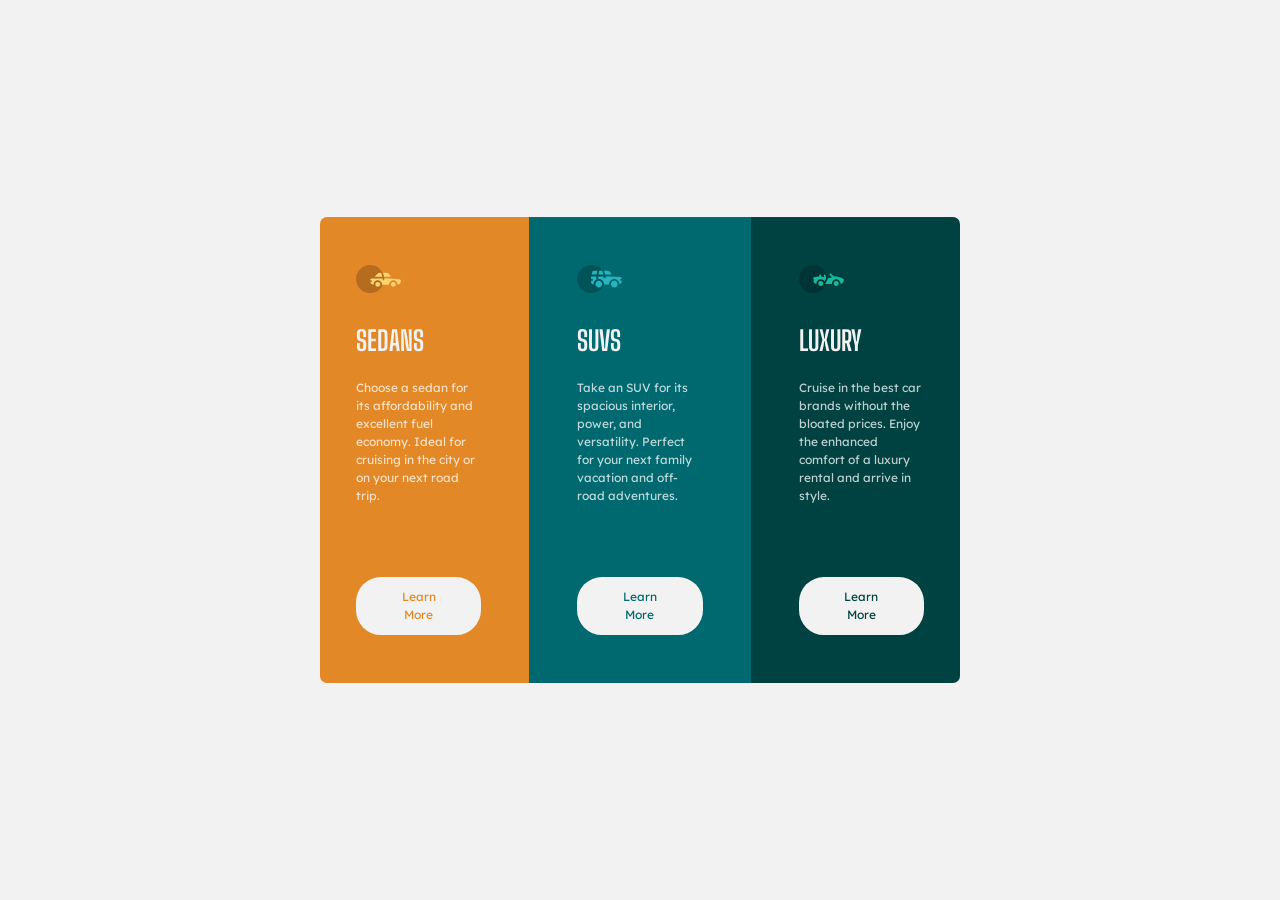
<file: 3-column-preview-card-component-main/index.html>
<!DOCTYPE html>
<html lang="en">
<head>
  <meta charset="UTF-8">
  <meta name="viewport" content="width=device-width, initial-scale=1.0"> <!-- displays site properly based on user's device -->

  <link rel="icon" type="image/png" sizes="32x32" href="./images/favicon-32x32.png">
  

  <!-- bootstrap -->
  <link href="https://cdn.jsdelivr.net/npm/bootstrap@5.0.2/dist/css/bootstrap.min.css" rel="stylesheet" integrity="sha384-EVSTQN3/azprG1Anm3QDgpJLIm9Nao0Yz1ztcQTwFspd3yD65VohhpuuCOmLASjC" crossorigin="anonymous">
  <script src="https://cdn.jsdelivr.net/npm/bootstrap@5.0.2/dist/js/bootstrap.bundle.min.js" integrity="sha384-MrcW6ZMFYlzcLA8Nl+NtUVF0sA7MsXsP1UyJoMp4YLEuNSfAP+JcXn/tWtIaxVXM" crossorigin="anonymous"></script>
  <script src="https://cdn.jsdelivr.net/npm/@popperjs/core@2.9.2/dist/umd/popper.min.js" integrity="sha384-IQsoLXl5PILFhosVNubq5LC7Qb9DXgDA9i+tQ8Zj3iwWAwPtgFTxbJ8NT4GN1R8p" crossorigin="anonymous"></script>
  <script src="https://cdn.jsdelivr.net/npm/bootstrap@5.0.2/dist/js/bootstrap.min.js" integrity="sha384-cVKIPhGWiC2Al4u+LWgxfKTRIcfu0JTxR+EQDz/bgldoEyl4H0zUF0QKbrJ0EcQF" crossorigin="anonymous"></script>

  <link rel="stylesheet" href="style.css">
  
  <!-- google fonts -->
  <link rel="preconnect" href="https://fonts.googleapis.com">
  <link rel="preconnect" href="https://fonts.gstatic.com" crossorigin>
  <link href="https://fonts.googleapis.com/css2?family=Big+Shoulders+Display:wght@700&family=Lexend+Deca&display=swap" rel="stylesheet">

  <title>Frontend Mentor | 3-column preview card component</title>

</head>
<body>
  <main>
    <div class="row">
      <div class="col-lg-4 col-md-12 col-sm-12 col-xs-12 p-5 sedans">
        <img src="images/icon-sedans.svg" alt="sedan_icon">
        <h1>SEDANS</h1>
        <p>
          Choose a sedan for its affordability and excellent fuel economy. Ideal for cruising in the city 
          or on your next road trip.
        </p>
        <button>Learn More</button>
      </div>
      
      <div class="col-lg-4 col-md-12 col-sm-12 col-xs-12 p-5 suvs">
        <img src="images/icon-suvs.svg" alt="suvs_icon">
        <h1>SUVS</h1>
        <p>Take an SUV for its spacious interior, power, and versatility. Perfect for your next family vacation 
          and off-road adventures.
        </p>
        <button>Learn More</button>
      </div>
      
      <div class="col-lg-4 col-md-12 col-sm-12 col-xs-12 p-5 luxury">
        <img src="images/icon-luxury.svg" alt="luxury_icon">
        <h1>LUXURY</h1>
        <p>
          Cruise in the best car brands without the bloated prices. Enjoy the enhanced comfort of a luxury 
          rental and arrive in style.
        </p>
        <button>Learn More</button>
      </div>
    </div>
  </main>
    
</body>
</html>
</file>
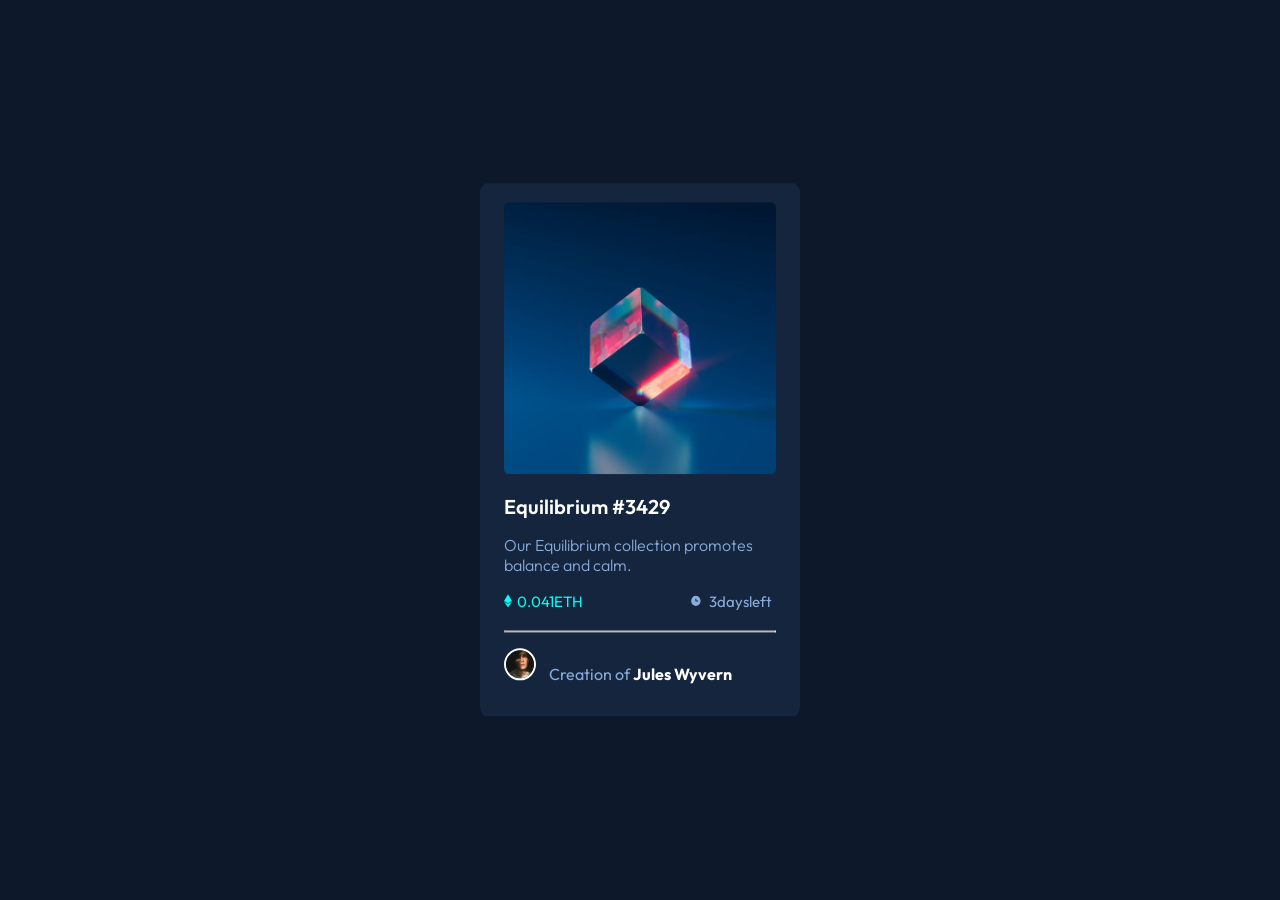
<file: nft-preview-card-component-main/index.html>
<!DOCTYPE html>
<html lang="en">
<head>
  <meta charset="UTF-8">
  <meta name="viewport" content="width=device-width, initial-scale=1.0"> <!-- displays site properly based on user's device -->

  <link rel="icon" type="image/png" sizes="32x32" href="./images/favicon-32x32.png">
  <link rel="preconnect" href="https://fonts.googleapis.com">
  <link rel="preconnect" href="https://fonts.gstatic.com" crossorigin>
  <link href="https://fonts.googleapis.com/css2?family=Outfit:wght@300;400;600&display=swap" rel="stylesheet">
  <link rel="stylesheet" href="style.css">
  <title>Frontend Mentor | NFT preview card component</title>

</head>
<body>

  <main>
    <div class="mainimg">
      <img src="images/image-equilibrium.jpg" alt="Equilibrium image" class="equimg">
      <div>
        <img src="images/icon-view.svg" alt="">
      </div>
    </div>
    <h1>
      Equilibrium #3429
    </h1> 
    <p class="description">Our Equilibrium collection promotes balance and calm.</p>
    <div class = "time">
      <img src="images/icon-ethereum.svg" alt="Icon_view" class="eth">
      <h2 class="ethh"> 0.041ETH</h2>
      <img src="images/icon-clock.svg" alt="Time_icon" class = "timeicon">
      <h2 class="timeh"> 3daysleft</h2>
    </div>
    <hr>
    <footer>
      <img src="images/image-avatar.png" alt="Avatar">
      <p>Creation of <strong>Jules Wyvern</strong></p>
    </footer>
  </main>
  
</body>
</html>
</file>
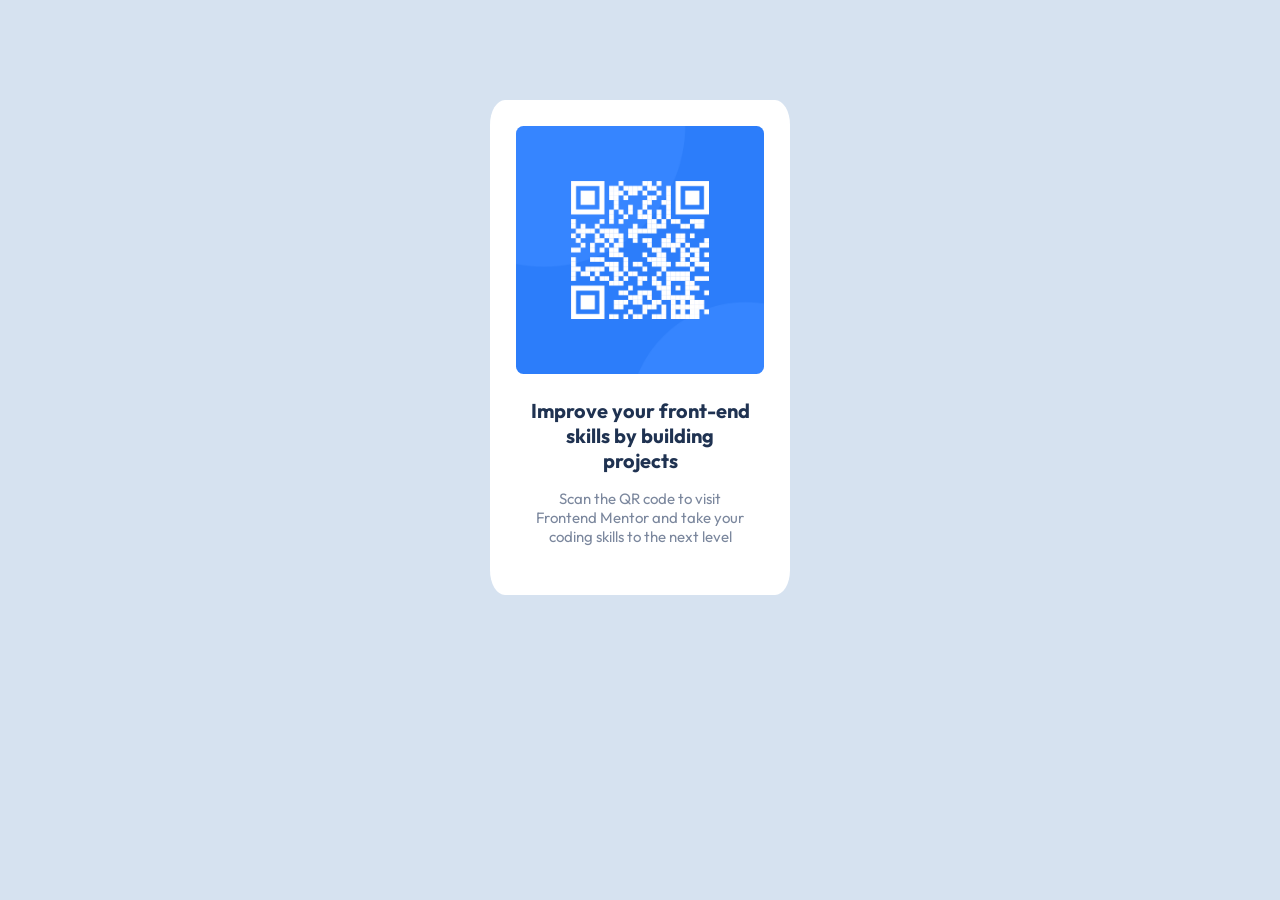
<file: qr-code-component-main/index.html>
<!DOCTYPE html>
<html lang="en">
<head>
  <meta charset="UTF-8">
  <meta name="viewport" content="width=device-width, initial-scale=1.0"> <!-- displays site properly based on user's device -->
  
  <link rel="preconnect" href="https://fonts.googleapis.com">
  <link rel="preconnect" href="https://fonts.gstatic.com" crossorigin>
  <link href="https://fonts.googleapis.com/css2?family=Outfit:wght@400;700&display=swap" rel="stylesheet">
  <link rel="icon" type="image/png" sizes="32x32" href="./images/favicon-32x32.png">
  <link rel="stylesheet" href="style.css">
  
  <title>Frontend Mentor | QR code component</title>

  
</head>
<body>
  <div class="container">
    <img src="images/image-qr-code.png" alt="qr-code">
    <div class="content">
      <h1>Improve your front-end skills by building projects</h1>
      <p>Scan the QR code to visit Frontend Mentor and take your coding skills to the next level</p>
  
    </div>

  
  </div>
  
  
  <!-- <div class="attribution">
    Challenge by <a href="https://www.frontendmentor.io?ref=challenge" target="_blank">Frontend Mentor</a>. 
    Coded by <a href="#">Your Name Here</a>.
  </div> -->
</body>
</html>
</file>
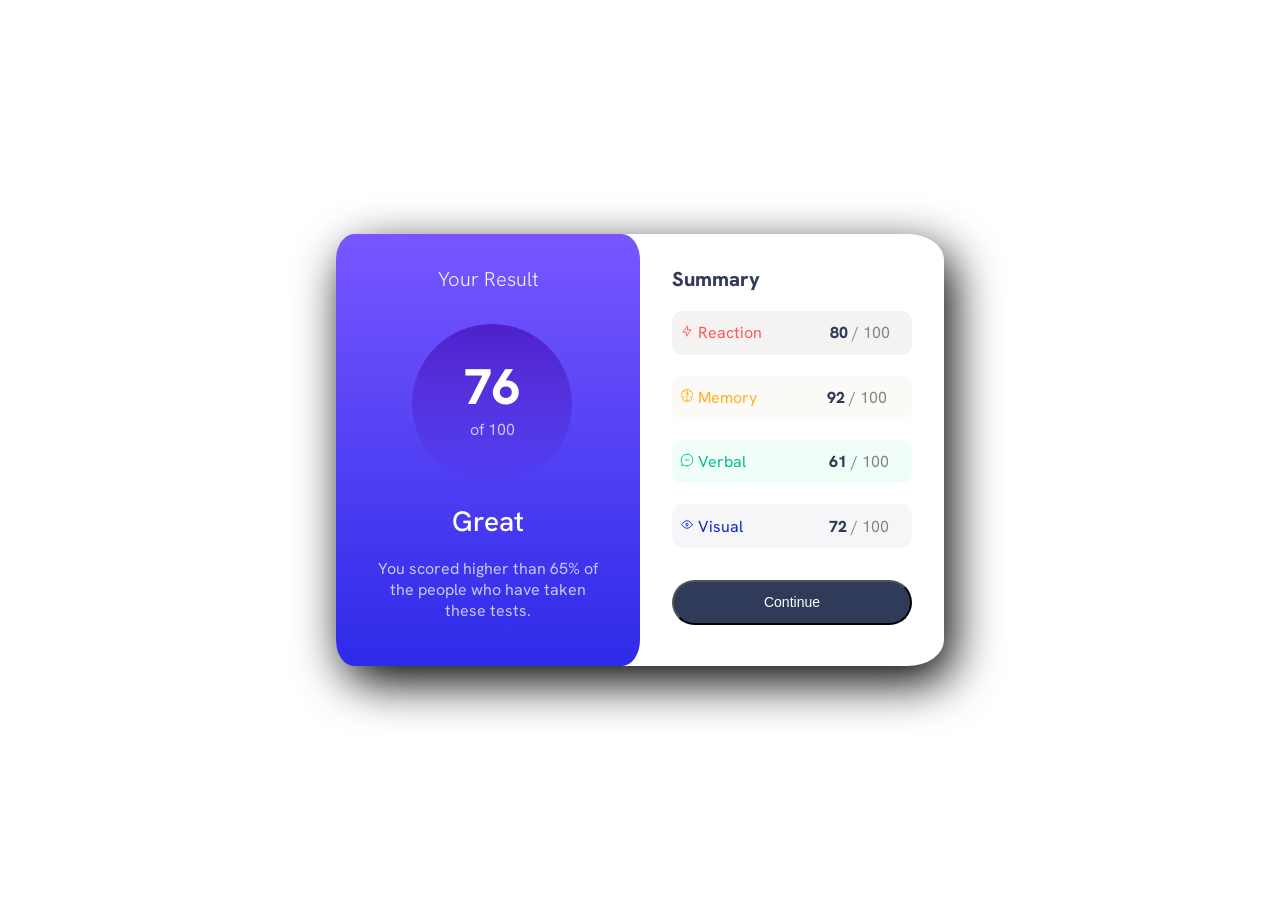
<file: results-summary-component-main/index.html>
<!DOCTYPE html>
<html lang="en">
<head>
  <meta charset="UTF-8">
  <meta name="viewport" content="width=device-width, initial-scale=1.0"> <!-- displays site properly based on user's device -->

  <link rel="icon" type="image/png" sizes="32x32" href="./assets/images/favicon-32x32.png">
  <link rel="preconnect" href="https://fonts.googleapis.com">
  <link rel="preconnect" href="https://fonts.gstatic.com" crossorigin>
  <link href="https://fonts.googleapis.com/css2?family=Hanken+Grotesk:wght@500;700;800&display=swap" rel="stylesheet">
  <link rel="stylesheet" href="style.css">
  
  <title>Frontend Mentor | Results summary component</title>

  
</head>
<body>
  <main>
    <div class="result">
      <h1>Your Result</h1>
      <div class="outof">
        <p><strong>76</strong>of 100</p>
      </div>
      <h2>Great</h2>
      <p class="description">You scored higher than 65% of the people who have taken these tests.</p>
    </div>
    
    <div class="summary">
      <h1>Summary</h1>
      <ul>
        <li>
          <img src="assets/images/icon-reaction.svg" alt="reaction">
          <p>Reaction</p>
          <strong>80 </strong> <span>/ 100</span>
          
        </li>
        <br/>
        <li>
          <img src="assets/images/icon-memory.svg" alt="memory">
          <p>Memory</p>
          <strong>92 </strong> <span>/ 100</span>
        </li>
        <br/>
        <li>
          <img src="assets/images/icon-verbal.svg" alt="verbal">
          <p>Verbal</p>
          <strong>61 </strong><span>/ 100</span>
        </li>
        <br>
        <li>
          <img src="assets/images/icon-visual.svg" alt="visual">
          <p>Visual</p>
          <strong>72 </strong><span>/ 100</span>
        </li>
      </ul>
      
      <button>
        Continue
      </button>
    </div>

  </main>
  
  
</body>
</html>
</file>
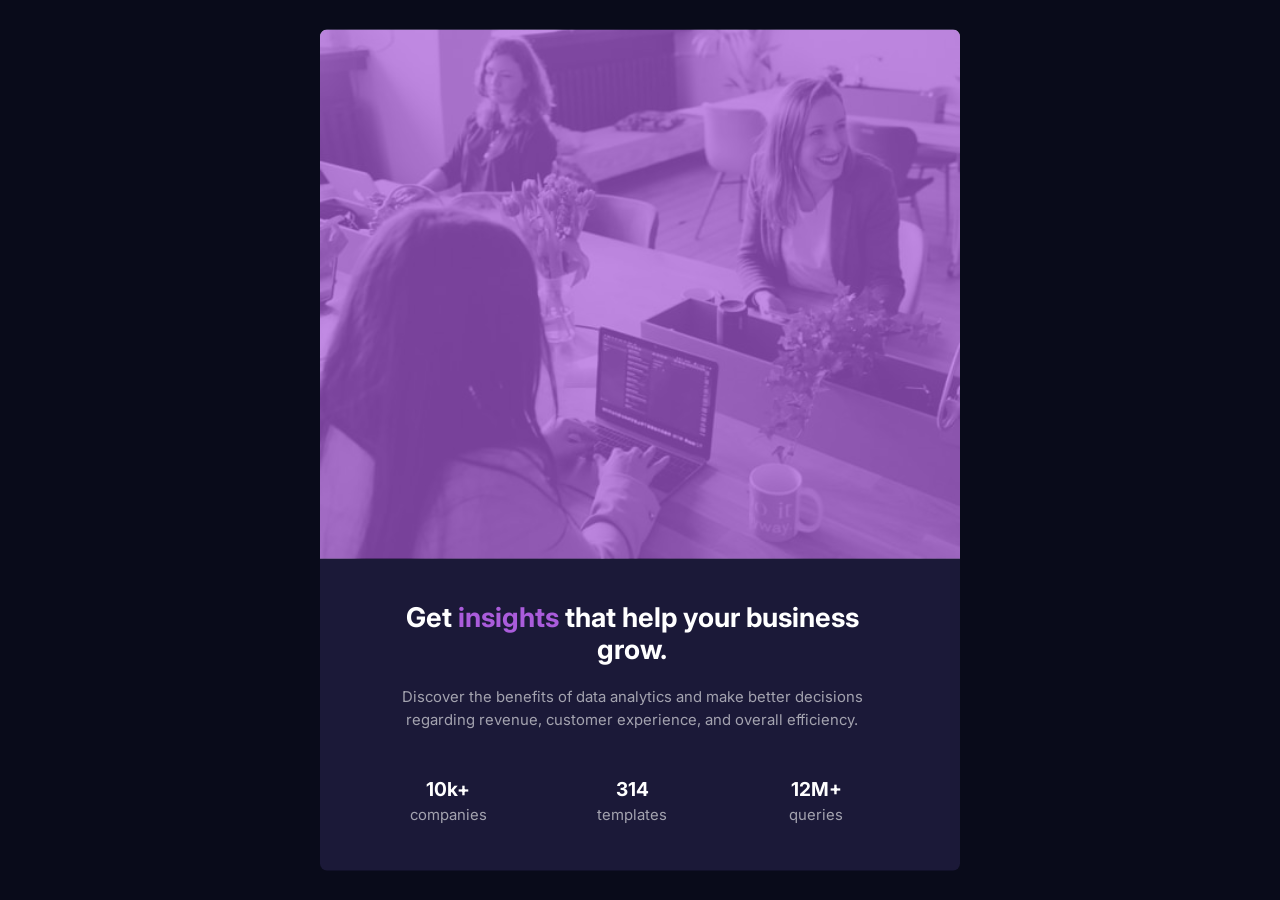
<file: stats-preview-card-component-main/index.html>
<!DOCTYPE html>
<html lang="en">
<head>
  <meta charset="UTF-8">
  <meta name="viewport" content="width=device-width, initial-scale=1.0"> <!-- displays site properly based on user's device -->

  <!-- Latest compiled and minified CSS -->
  <link href="https://cdn.jsdelivr.net/npm/bootstrap@5.3.1/dist/css/bootstrap.min.css" rel="stylesheet">

  <!-- Latest compiled JavaScript -->
  <script src="https://cdn.jsdelivr.net/npm/bootstrap@5.3.1/dist/js/bootstrap.bundle.min.js"></script>

  <link rel="preconnect" href="https://fonts.googleapis.com">
  <link rel="preconnect" href="https://fonts.gstatic.com" crossorigin>
  <link href="https://fonts.googleapis.com/css2?family=Inter:wght@400;700&family=Lexend+Deca&display=swap" rel="stylesheet">

  <link rel="icon" type="image/png" sizes="32x32" href="./images/favicon-32x32.png">
  <link rel="stylesheet" href="style.css">
  
  <title>Frontend Mentor | Stats preview card component</title>
</head>
<body>

  <main>


    <div class="content">
      <h1>
        Get <span>insights</span> that help your business grow.
      </h1>
      <p class="mainp">
        Discover the benefits of data analytics and make better decisions regarding revenue, customer 
        experience, and overall efficiency.
      </p>
      <div class="row">
        <div class="col-12 col-lg-4 mt-3 mt-sm-1"><strong>10k+</strong> <br> <p>companies</p></div>
        <div class="col-12 col-lg-4 mt-3 mt-sm-1"><strong>314</strong> <br> <p>templates</p></div>
        <div class="col-12 col-lg-4 mt-3 mt-sm-1"><strong>12M+</strong> <br> <p>queries</p></div>
      </div>
    </div>
    
    
    <div class="image">
      <img src="images/image-header-desktop.jpg" alt="img for desktop" class="imgdesk">
      <img src="images/image-header-mobile.jpg" alt="image fr mobile" class="imgmob">
      <div class="colour"></div>
    </div>
    
  </main>

</body>
</html>
</file>
<file: 3-column-preview-card-component-main/style.css>
/* font-family: 'Big Shoulders Display', cursive;
font-family: 'Lexend Deca', sans-serif; */
:root {
    --Bright-orange: hsl(31, 77%, 52%);
    --Dark-cyan: hsl(184, 100%, 22%);
    --Very-dark-cyan: hsl(179, 100%, 13%);
    --Transparent-white-paragraphs: hsla(0, 0%, 100%, 0.75);
    --Very-light-gray-background-headings-buttons: hsl(0, 0%, 95%);
}

* {
    padding: 0;
    margin: 0;
    box-sizing: border-box;
}
body {
    text-align: left;
    background-color: var(--Very-light-gray-background-headings-buttons);
    /* color: white; */
}

main {
    position: absolute;
    left: 50%;
    top: 50%;
    transform: translate(-50%, -50%);
    /* color: white; */
    border-radius: 7px;
    overflow: hidden;
    /* display: grid;
    grid-template-columns: 1fr 1fr 1fr; */
}
h1 {
    font-size: 1.7rem;
    font-family: 'Big Shoulders Display', cursive;  
    font-weight: 700; 
    color: var(--Very-light-gray-background-headings-buttons);
    padding: 2rem 0rem 0.8rem;
}
img {
    width: 45px;
}
p {
    font-family: 'Lexend Deca', sans-serif;
    font-weight: 400;
    font-size: 0.75rem;
    color: var(--Transparent-white-paragraphs); 
    padding-bottom: 3.5rem;
}
.sedans button {
    font-family: 'Lexend Deca', sans-serif;
    font-weight: 400;
    font-size: 0.75rem;
    color: var(--Bright-orange);
    background-color: var(--Very-light-gray-background-headings-buttons);
    border: none;
    padding: 0.7rem 2rem;
    border-radius: 25px;
}

.suvs button {
    font-family: 'Lexend Deca', sans-serif;
    font-weight: 400;
    font-size: 0.75rem;
    color: var(--Dark-cyan);
    background-color: var(--Very-light-gray-background-headings-buttons);
    border: none;
    padding: 0.7rem 2rem;
    border-radius: 25px;
}

.luxury button {
    font-family: 'Lexend Deca', sans-serif;
    font-weight: 400;
    font-size: 0.75rem;
    color: var(--Very-dark-cyan);
    background-color: var(--Very-light-gray-background-headings-buttons);
    border: none;
    padding: 0.7rem 2rem;
    border-radius: 25px;
}
.sedans button:hover {
    background-color: var(--Bright-orange);
    color: var(--Very-light-gray-background-headings-buttons);
    border: 2px solid var(--Very-light-gray-background-headings-buttons);
    cursor: pointer;
}

.suvs button:hover {
    background-color: var(--Dark-cyan);
    color: var(--Very-light-gray-background-headings-buttons);
    border: 2px solid var(--Very-light-gray-background-headings-buttons);
    cursor: pointer;
}

.luxury button:hover {
    background-color: var(--Very-dark-cyan);
    color: var(--Very-light-gray-background-headings-buttons);
    border: 2px solid var(--Very-light-gray-background-headings-buttons);
    cursor: pointer;
}
.sedans {
    background-color: var(--Bright-orange);
    /* text-align: left; */
}
.suvs {
    background-color: var(--Dark-cyan);
}
.luxury {
    background-color: var(--Very-dark-cyan);
}

@media only screen and (max-width:450px) {
    h1{
        font-size: 1.2rem;
    }
    p{
        font-size: 0.56rem;
        padding-bottom: 0.5rem;
    }
    .sedans button {
        font-size: 0.5rem;
        padding: 0.7rem 1.5rem;
     }

     .suvs button {
        font-size: 0.5rem;
        padding: 0.7rem 1.5rem;
     }

     .luxury button {
        font-size: 0.5rem;
        padding: 0.7rem 1.5rem;
     }
}
</file>
<file: nft-preview-card-component-main/style.css>
:root {
    --Soft-blue: hsl(215, 51%, 70%);
    --Cyan: hsl(178, 100%, 50%);
    --main-BG: hsl(217, 54%, 11%);
    --card-BG: hsl(216, 50%, 16%);
    --line: hsl(215, 32%, 27%);
    --White: hsl(0, 0%, 100%)
}

* {
    padding: 0;
    margin: 0;
    box-sizing: border-box;
}
body {
    background-color: var(--main-BG);
    text-align: left;
    font-family: 'Outfit', sans-serif;
}
footer {
    padding-top: 1rem;
    padding-bottom: 2rem;
}
footer p{
    color: var(--Soft-blue);
    padding-left: 0.6rem;
    
}
footer strong {
    color: var(--White);
}
h1 {
    color: var(--White);
    font-weight: 600;
    font-size: 20px;
    padding-top: 1rem;
}
h1:hover, strong:hover {
    color: var(--Cyan);
    cursor: pointer;
}
hr {
    width: 17rem;
    color: var(--line);
}
main {
    background-color: var(--card-BG);
    /* background-color: white; */
    position: absolute; 
    left: 50%;
    top: 50%;
    transform: translate(-50%, -50%);
    width: 20rem;
    padding-left: 1.5rem;
    padding-top: 1.2rem;
    border-radius: 2%;
}
.equimg{
    width: 17rem;
    border-radius: 2%;
    /* padding-top: 1.2rem; */
}
.mainimg {
    position: relative;
}
.mainimg div {
    background-color: hsl(178, 100%, 50%, 75%);
    top: 0;
    width: 17rem;
    height: 17rem;
    position: absolute;
    opacity: 0;

}
.mainimg div img {
    position: absolute;
    top: 50%;
    left: 50%;
    transform: translate(-50%, -50%);
}
.mainimg div:hover {
    opacity: 1;
    cursor: pointer;
}
.description {
    padding-top: 1rem;
    padding-bottom: 1rem;
    color: var(--Soft-blue);
    font-weight: 300;
    font-size: 16px;
}
.time {
    padding-bottom: 1.2rem;
}
.timeicon {
    width: 0.8rem;
}
.eth {
    width: 0.5rem;
}
.ethh {
    color: var(--Cyan);
    padding-left: 0.1rem;
    padding-right: 6.5rem;
    /* padding-bottom: 0.2rem; */
    font-weight: 400;
    font-size: 15px;
}
.timeh {
    color: var(--Soft-blue);
    font-weight: 400;
    padding-left: 0.2rem;
    font-size: 15px;
}
.time img, .time h2, footer img, footer p {
    display:inline;
} 
footer img {
    width:2rem;
    border-radius: 50%;
    border: 2px solid var(--White);
}
</file>
<file: qr-code-component-main/style.css>
/* White: hsl(0, 0%, 100%)
- Light gray: hsl(212, 45%, 89%)
- Grayish blue: hsl(220, 15%, 55%)
- Dark blue: hsl(218, 44%, 22%) */
* {
    padding: 0%;
    margin: 0%;
    box-sizing: border-box;
}

body {
    background-color: hsl(212, 45%, 89%);
}

.container {
    display: flex;
    flex-direction: column;
    /* align-items: center; */
    /* justify-content: center; */
    width: 300px;
    border-radius: 5%;
    background-color:  hsl(0, 0%, 100%);
    text-align: center;
    margin: 100px auto;
    padding: 2%;
} 

h1 {
    font-family: 'Outfit', sans-serif;
    font-size: 20px;
    font-weight: 700;
    color : hsl(218, 44%, 22%);
    padding: 5% 0 2%;
}

p {
    font-family: 'Outfit', sans-serif;
    font-size: 15px;
    font-weight: 400;
    color : hsl(220, 15%, 55%);
    padding: 5% 0;
}
.content {
    padding: 5%;
}
 img {
    border-radius: 3%;
 }
</file>
<file: results-summary-component-main/style.css>
:root {
    --Light-red: hsl(0, 100%, 67%);
    --Orangey-yellow: hsl(39, 100%, 56%);
    --Green-teal: hsl(166, 100%, 37%);
    --Cobalt-blue: hsl(234, 85%, 45%);

    --Light-slate-blue-background: hsl(252, 100%, 67%);
    --Light-royal-blue-background: hsl(241, 81%, 54%);

    --Violet-blue-circle: hsla(256, 72%, 46%, 1);
    --Persian-blue-circle: hsla(241, 72%, 46%, 0);

    --White: hsl(0, 0%, 100%);
    --Pale-blue: hsl(221, 100%, 96%);
    --Light-lavender: hsl(241, 100%, 89%);
    --Dark-gray-blue: hsl(224, 30%, 27%);
}

* {
    padding: 0;
    margin: 0;
    box-sizing: border-box;
}

body {
    text-align: center;
    font-family: 'Hanken Grotesk', sans-serif;
}

main {
    position: absolute;
    left: 50%;
    top: 50%;
    transform: translate(-50%, -50%);
    display: flex;
    flex-direction: row;
    box-shadow: 0.5rem 1rem 3rem;
    border-radius: 6%;
}

.result {
    background: linear-gradient(
        to bottom,
        var(--Light-slate-blue-background),
        var(--Light-royal-blue-background)
    );
    width: 19rem;
    height: 27rem;
    border-radius: 6%;
}

.result h1 {
    padding-top: 2rem;
    padding-bottom: 2rem;
    font-size: 20px;
    font-weight: 300;
    color: var(--Pale-blue);
}
.outof {
    background: linear-gradient(
        var(--Violet-blue-circle),
        var(--Persian-blue-circle)
    );
    border-radius: 50%;
    padding-top: 1.9rem;
    position: relative;
    left:25%;
    width: 10rem;
    height: 10rem;
    
}
.outof strong {
    color: var(--White);
    font-size: 50px;
    display: block;
    font-weight: 800;
}
.outof p {
    color: var(--Light-lavender);
}
.result h2 {
    padding-top: 1.2rem;
    padding-bottom: 1.2rem;
    color: var(--White);
    font-weight: 500;
    font-size: 28px;
}
.description {
    padding:0 2rem;
    color: var(--Light-lavender);
}

.summary {
    padding-left: 2rem;
    width: 19rem;
    /* background-color: pink; */
    text-align: left;
}

.summary h1 {
    padding-top: 2rem;
    padding-bottom: 1.2rem;
    font-size: 20px;
    font-weight: 800;
    color: var(--Dark-gray-blue);
}

.summary ul {
    list-style-type: none;
    padding-bottom: 2rem;
    
}
.summary li:first-child {
    padding: 0.7rem 0 0.7rem 0.5rem;
    width: 15rem;
    background-color: hsla(0, 11%, 95%, 0.9);
    border-radius: 10px;
}
.summary li:nth-of-type(2) {
    padding: 0.7rem 0 0.7rem 0.5rem;
    width: 15rem;
    background-color:hsl(30, 50%, 98%);
    border-radius: 10px;
}
.summary li:nth-of-type(3) {
    padding: 0.7rem 0 0.7rem 0.5rem;
    width: 15rem;
    background-color:hsl(152, 88%, 97%);
    border-radius: 10px;
}
.summary li:nth-of-type(4) {
    padding: 0.7rem 0 0.7rem 0.5rem;
    width: 15rem;
    background-color:hsl(240, 14%, 97%);
    border-radius: 10px;
}

.summary li:first-child p {
    display: inline;
    padding-right: 4rem;
    color: var(--Light-red);

}
.summary li:nth-of-type(2) p {
    display: inline;
    padding-right: 4.1rem;
    color: var(--Orangey-yellow);
}
.summary li:nth-of-type(3) p {
    display: inline;
    padding-right: 4.9rem;
    color: var(--Green-teal);
}
.summary li:nth-of-type(4) p {
    display: inline;
    padding-right: 5.1rem;
    color: var(--Cobalt-blue);
}

.summary ul strong {
    color: var(--Dark-gray-blue);
    font-weight: 800;
}

.summary ul span {
    color: hsl(220, 1%, 52%);
}
.summary ul img {
    width: 0.9rem;
}

.summary button {
    width: 15rem;
    background-color: var(--Dark-gray-blue);
    color: var(--White);
    padding: 0.8rem 0;
    border-radius: 25px;
    font-weight: 500;
    font-size: 14px;
}

.summary button:hover {
    background: linear-gradient(
        to bottom,
        var(--Light-slate-blue-background),
        var(--Light-royal-blue-background)
    );
    cursor: pointer;
    border: none;
    padding: 0.9rem 0;
}

@media only screen and (max-width: 600px) {
    main {
        /* position: fixed; */
        display: flex;
        flex-direction: column;
        border-radius: 0;
        width: auto;
        /* height: 538px; */
        /* height: auto; */
    }
    .result {
        /* position: relative; */
        border-radius: 0 0 20px 30px;
        height:17rem;
    }
    .result h1 {
        padding-top: 1rem;
        padding-bottom: 1rem;
        font-size: 15px;
    }
    .result h2 {
        padding-top:0.5rem;
        padding-bottom: 0.5rem;
        font-size: 20px;
    }
    .result p {
        font-size: 14px;

    }
    .outof {
        width: 7rem;
        height: 7rem;
        left:32%;
    }
    .outof strong {
        font-size: 25px;
    }
    .summary {
        border-radius: 0 0 -6% -6%;
        height: 24rem;
        /* padding-bottom: 1rem; */
    }
    .summary h1 {
        padding-top: 1rem;
        padding-bottom: 0.7rem;
    }
    .summary ul {
        padding-bottom: 1rem;
    }
    
}
</file>
<file: stats-preview-card-component-main/style.css>
/* font-family: 'Inter', sans-serif;
font-family: 'Lexend Deca', sans-serif; */

:root {
    --main-background: hsl(233, 47%, 7%);
    --card-background: hsl(244, 38%, 16%);
    --Soft-violet-accent: hsl(277, 64%, 61%);
    --White-main-heading-stats: hsl(0, 0%, 100%);
    --main-paragraph: hsla(0, 0%, 100%, 0.75);
    --stat-headings: hsla(0, 0%, 100%, 0.6);
}

* {
    padding: 0;
    margin: 0;
    box-sizing: border-box;
}

body {
    text-align: left;
    background-color: var(--main-background);
    font-family: 'Inter', sans-serif;
}

main {
    position: absolute;
    left: 50%;
    top: 50%;
    transform: translate(-50%, -50%);
    color: white;
    background-color: var(--card-background);
    /* display: grid;
    grid-template-columns: 1fr 1fr; */
    display: flex;
    flex-direction: row;
    border-radius: 7px;
    overflow: hidden;
}
h1 {
    font-size: 1.7rem;
    font-weight: 700;
    padding-bottom: 0.7rem;
    
}

strong {
    font-size: 1.2rem;
    font-weight: 700;
}
span {
    color: var(--Soft-violet-accent);
}
p {
    font-size: 0.93rem;
    font-weight: 400;
    color: var(--stat-headings);
}
.row {
    padding-top: 1.5rem;
}
.image img {
    width: 340px;
    height: 100%;
    object-fit: cover;
}
.image {
    position: relative;
}
.image div {
    position: absolute;
    /* content: ' '; */
    width: 100%;
    height: 100%;
    left: 0;
    top: 0; 
    background-color: var(--Soft-violet-accent);
    opacity: 0.7; 

}
.content {
    padding: 2.7rem 4rem 1.8rem 3rem;
}


.imgmob {
    display: none;
}

@media only screen and (max-width: 1312px) {
    body {
        text-align: center;
    }
    main {
        display: flex;
        flex-direction: column-reverse;
    }
    .image img {
        width: 100%;
    }

    
}

@media only screen and (max-width: 852px) {
    body {
        text-align: center;
    }
    main {
        display: flex;
        flex-direction: column-reverse;
    }
    .image img {
        width: 100%;
    }

    h1 {
        font-size: 1rem;
    }

    .content {
        padding: 1rem;
    }
    .mainp {
        padding: 0 0.5rem;
        font-size: 0.5rem;
    }
    .row {
        padding-top: 0;
    }
    strong {
        font-size: 1rem;
    }
}
</file>
